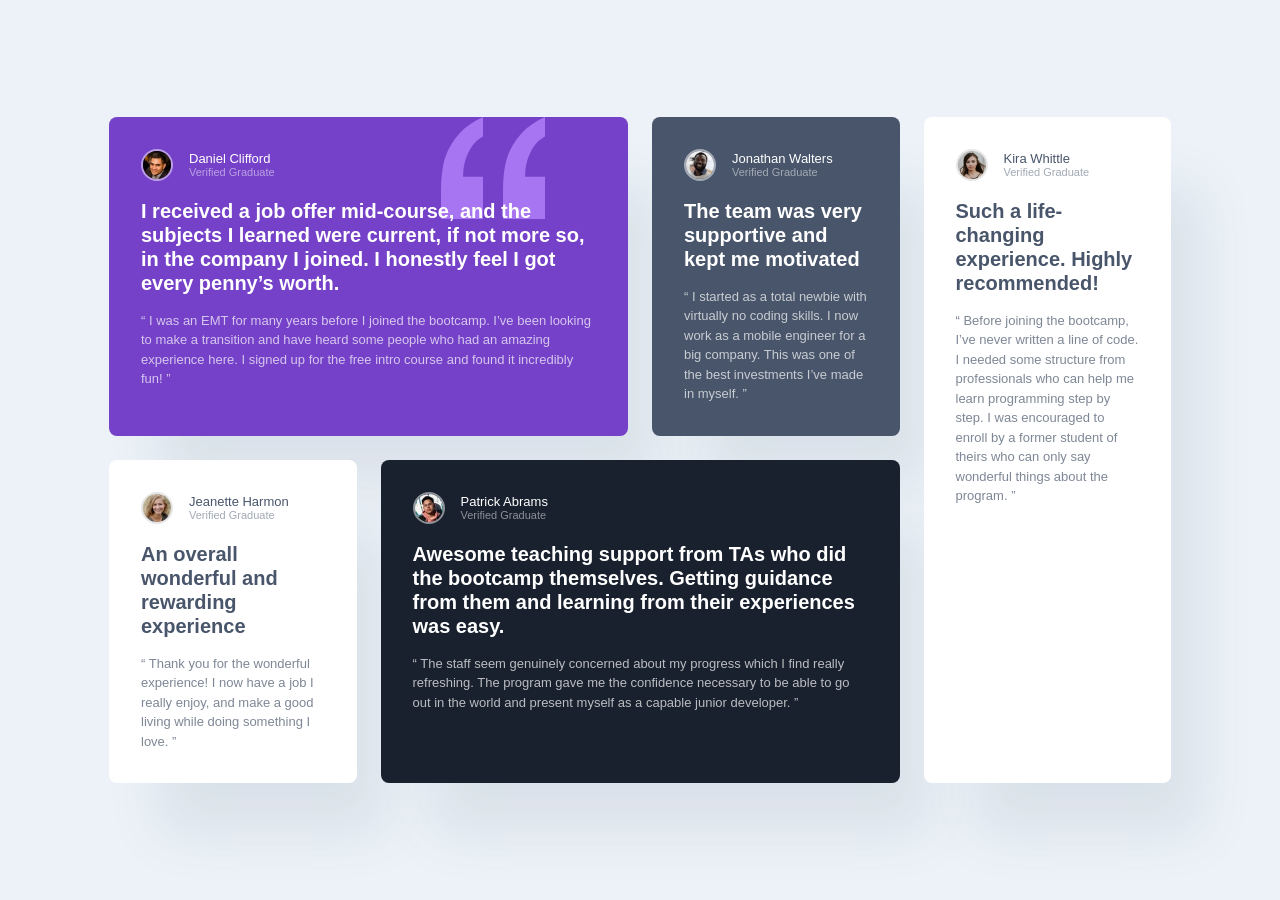
<file: W1D2-1/testimonials-grid-section-main/index.html>
<!DOCTYPE html>
<html lang="en">
<head>
  <meta charset="UTF-8">
  <meta name="viewport" content="width=device-width, initial-scale=1.0"> <!-- displays site properly based on user's device -->
  <link rel="stylesheet" href="style.css">
  <link href="https://fonts.google.com/specimen/Barlow+Semi+Condensed" rel="stylesheet">
 
  
  <title>Frontend Mentor | [Challenge Name Here]</title>

</head>
<body>
 <div class="testimonial-grid">
  <article class="testimonial daniel">
    <div class="card-header">
      <img src="./images/image-daniel.jpg" alt="Daniel Clifford">
      <div>
        <h2 class="author">Daniel Clifford</h2>
        <p class="role">Verified Graduate</p>
      </div>
    </div>
    <p class="headline">I received a job offer mid-course, and the subjects I learned were current, if not more so, in the company I joined. I honestly feel I got every penny’s worth.</p>
    <p class="quote">“ I was an EMT for many years before I joined the bootcamp. I’ve been looking to make a transition and have heard some people who had an amazing experience here. I signed up for the free intro course and found it incredibly fun! ”</p>
  </article>

  <article class="testimonial jonathan">
    <div class="card-header">
      <img src="./images/image-jonathan.jpg" alt="Jonathan Walters">
      <div>
        <h2 class="author">Jonathan Walters</h2>
        <p class="role">Verified Graduate</p>
      </div>
    </div>
    <p class="headline">The team was very supportive and kept me motivated</p>
    <p class="quote">“ I started as a total newbie with virtually no coding skills. I now work as a mobile engineer for a big company. This was one of the best investments I’ve made in myself. ”</p>
  </article>

  <article class="testimonial jeanette">
    <div class="card-header">
      <img src="./images/image-jeanette.jpg" alt="Jeanette Harmon">
      <div>
        <h2 class="author">Jeanette Harmon</h2>
        <p class="role">Verified Graduate</p>
      </div>
    </div>
    <p class="headline">An overall wonderful and rewarding experience</p>
    <p class="quote">“ Thank you for the wonderful experience! I now have a job I really enjoy, and make a good living while doing something I love. ”</p>
  </article>

  <article class="testimonial patrick">
    <div class="card-header">
      <img src="./images/image-patrick.jpg" alt="Patrick Abrams">
      <div>
        <h2 class="author">Patrick Abrams</h2>
        <p class="role">Verified Graduate</p>
      </div>
    </div>
    <p class="headline">Awesome teaching support from TAs who did the bootcamp themselves. Getting guidance from them and learning from their experiences was easy.</p>
    <p class="quote">“ The staff seem genuinely concerned about my progress which I find really refreshing. The program gave me the confidence necessary to be able to go out in the world and present myself as a capable junior developer. ”</p>
  </article>

  <article class="testimonial kira">
    <div class="card-header">
      <img src="./images/image-kira.jpg" alt="Kira Whittle">
      <div>
        <h2 class="author">Kira Whittle</h2>
        <p class="role">Verified Graduate</p>
      </div>
    </div>
    <p class="headline">Such a life-changing experience. Highly recommended!</p>
    <p class="quote">“ Before joining the bootcamp, I’ve never written a line of code. I needed some structure from professionals who can help me learn programming step by step. I was encouraged to enroll by a former student of theirs who can only say wonderful things about the program. ”</p>
  </article>
</div>
</body>
</html>
</file>
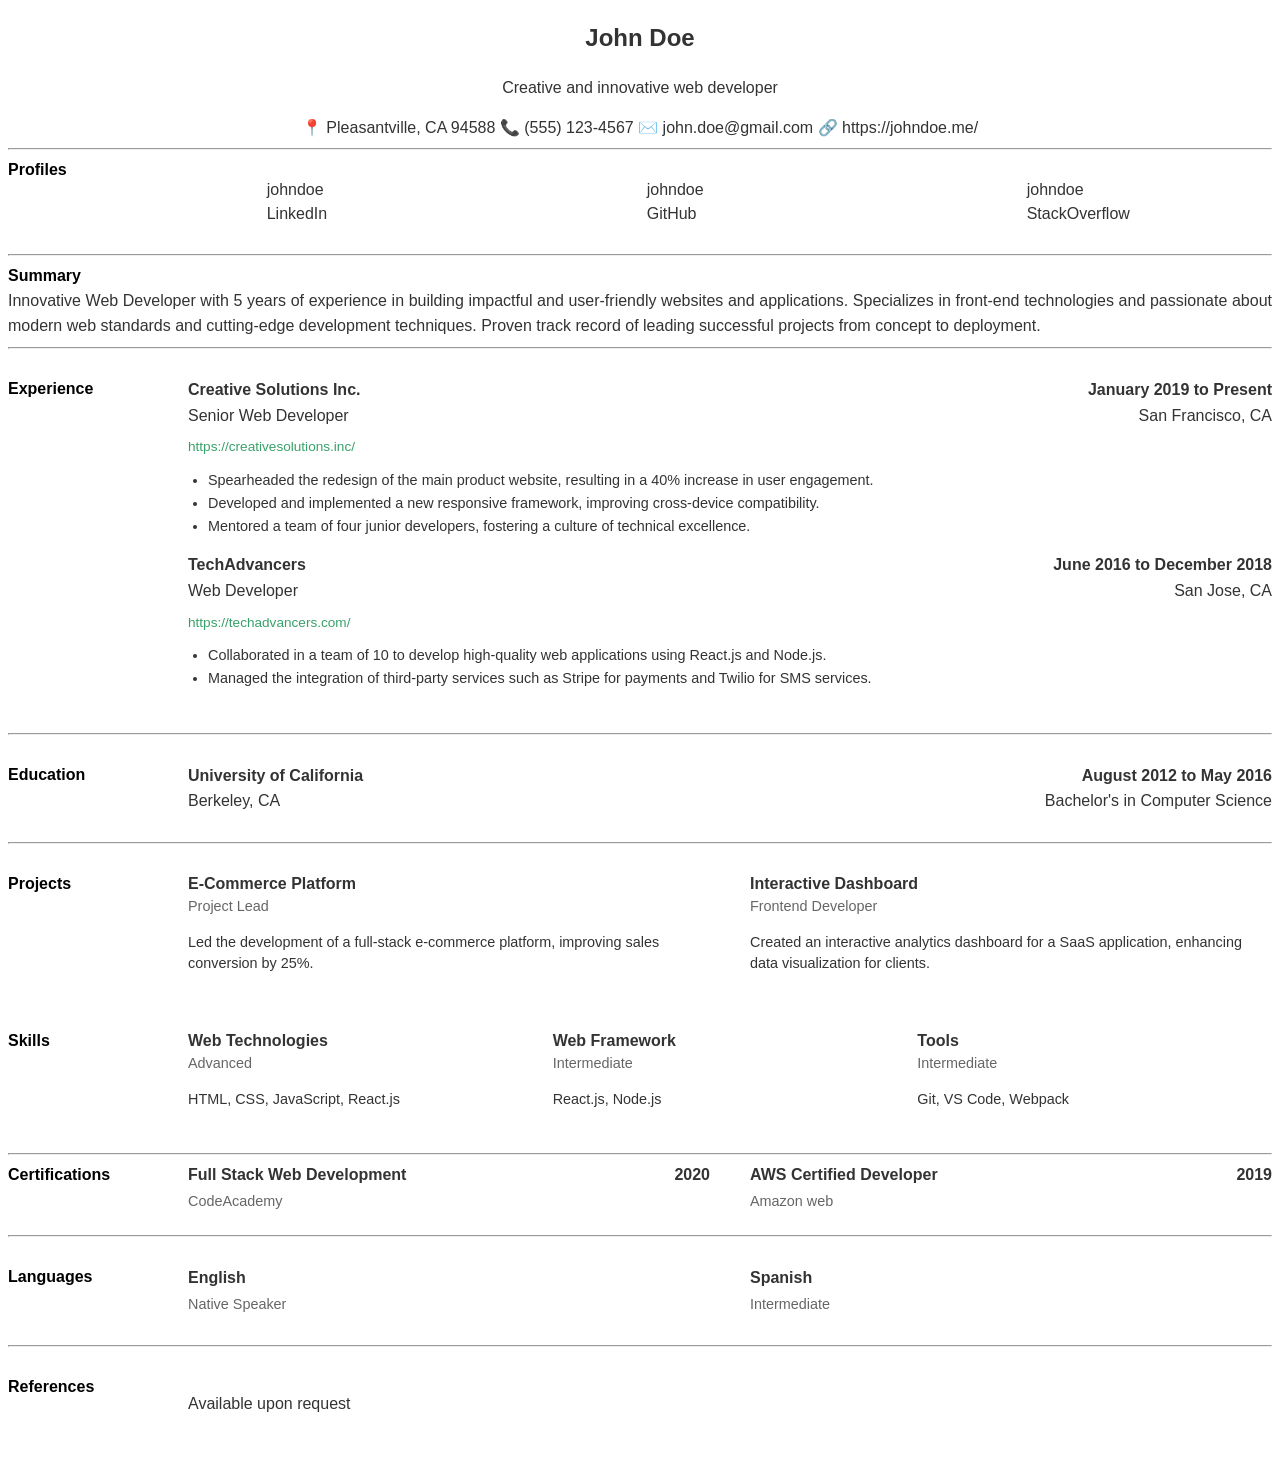
<file: W1D2-2/cv.html>
<!DOCTYPE html>
<html lang="en">
<head>
  <meta charset="UTF-8">
  <meta name="viewport" content="width=device-width, initial-scale=1.0">
  <link rel="stylesheet" href="style.css">
  <title>John Doe</title>
</head>
<body>
  <!--Introduction-->
  <div class="cv-container">
    <div class="intro">
      <h2>John Doe</h2>
      <p class="role">Creative and innovative web developer</p>
    </div>
    <div class="info">
  <span>📍 Pleasantville, CA 94588</span>
  <span>📞 (555) 123-4567</span>
  <span>✉️ john.doe@gmail.com</span>
  <span>🔗 https://johndoe.me/</span>
  </div>
  <hr>
<!--Profiles-->
  <section class="profile">
    <div class="label"><strong>Profiles</strong></div>
    <div class="item">johndoe<br> LinkedIn</strong></div>
    <div class="item">johndoe<br>GitHub</strong></div>
    <div class="item">johndoe<br> StackOverflow</strong></div>
  </section>
  <hr>

<!--Summary-->
  <section class="summary">
  <div class="label"><strong>Summary</strong></div>
  
  <div class="content">
    Innovative Web Developer with 5 years of experience in building impactful and user-friendly websites and applications. Specializes in front-end technologies and passionate about modern web standards and cutting-edge development techniques. Proven track record of leading successful projects from concept to deployment.
  </div>
</section>
<hr>
<!--experience-->
<!--job1-->
<section class="experience item">
  <div class="label"><strong>Experience</strong></div>

  <div class="content">
    <div class="job-entry">
      <div class="job-header">
        <div class="job-title">
          <strong>Creative Solutions Inc.</strong><br>
          <span class="role">Senior Web Developer</span>
        </div>
        <div class="job-meta">
          <strong>January 2019 to Present</strong><br>
          <span class="location">San Francisco, CA</span>
        </div>
      </div>
      <a href="#" class="company-link">https://creativesolutions.inc/</a>
      <ul class="job-details">
        <li>Spearheaded the redesign of the main product website, resulting in a 40% increase in user engagement.</li>
        <li>Developed and implemented a new responsive framework, improving cross-device compatibility.</li>
        <li>Mentored a team of four junior developers, fostering a culture of technical excellence.</li>
      </ul>
    </div>
    <!-- job2-->
     <div class="content">
    <div class="job-entry">
      <div class="job-header">
        <div class="job-title">
          <strong>TechAdvancers</strong><br>
          <span class="role"> Web Developer</span>
        </div>
        <div class="job-meta">
          <strong>June 2016 to December 2018</strong><br>
          <span class="location">San Jose, CA</span>
        </div>
      </div>
      <a href="#" class="company-link">https://techadvancers.com/</a>
      <ul class="job-details">
        <li>Collaborated in a team of 10 to develop high-quality web applications using React.js and Node.js.</li>
        <li>Managed the integration of third-party services such as Stripe for payments and Twilio for SMS services.</li>
      </ul>
    </div>
  </div>
</section>
<hr>
<!---Education-->
<section class="education">
  <div class="label"><strong>Education</strong></div>
  
  <div class="content">
    <div class="edu-header">
      <div class="school">
        <strong>University of California</strong><br>
        <span>Berkeley, CA</span>
      </div>
      
      <div class="date-box">
        <strong>August 2012 to May 2016</strong><br>
        <span>Bachelor's in Computer Science</span>
      </div>
    </div>
  </div>
</section>
<hr>
<section class="projects item"> <div class="label"><strong>Projects</strong></div>
  
  <div class="projects-grid">
    <div class="project-entry">
      <strong>E-Commerce Platform</strong><br>
      <span class="role">Project Lead</span>
      <p>Led the development of a full-stack e-commerce platform, improving sales conversion by 25%.</p>
    </div>

    <div class="project-entry">
      <strong>Interactive Dashboard</strong><br>
      <span class="role">Frontend Developer</span>
      <p>Created an interactive analytics dashboard for a SaaS application, enhancing data visualization for clients.</p>
    </div>
  </div>
</section>

<!---Skills-->
<section class="skill item"> <div class="label"><strong>Skills</strong></div>
  
  <div class="skills-grid">
    <div class="skills-entry">
      <strong>Web Technologies</strong><br>
      <span class="role">Advanced</span>
      <p>HTML, CSS, JavaScript, React.js</p>
    </div>

    <div class="skills-entry">
      <strong> Web Framework</strong><br>
      <span class="role">Intermediate</span>
      <p>React.js, Node.js</p>
    </div>

     <div class="skills-entry">
      <strong> Tools</strong><br>
      <span class="role">Intermediate</span>
      <p>Git, VS Code, Webpack</p>
    </div>
  </div>
</section>
<hr>
<!--certifications-->
<section class="cert-item">
  <div class="label"><strong>Certifications</strong></div>
  
  <div class="cert-grid">
    <div class="cert-unit">
      <div class="cert-header">
        <strong>Full Stack Web Development</strong>
        <span class="cert-date">2020</span>
      </div>
      <p class="provider">CodeAcademy</p>
    </div>

    <div class="cert-unit">
      <div class="cert-header">
        <strong>AWS Certified Developer</strong>
        <span class="cert-date">2019</span>
      </div>
      <p class="provider">Amazon web</p>
    </div>
  </div>
</section>
<hr>
<section class="item">
  <div class="label"><strong>Languages</strong></div>
  <div class="content languages-grid">
    <div class="lang-unit">
      <strong>English</strong><br>
      <span>Native Speaker</span>
    </div>
    <div class="lang-unit">
      <strong>Spanish</strong><br>
      <span>Intermediate</span>
    </div>
  </div>
</section>

<hr>

<section class="item">
  <div class="label"><strong>References</strong></div>
  <div class="content">
    <p>Available upon request</p>
  </div>
</section>













    </main>
    
  </div>
</body>
</html>
</file>
<file: W1D2-1/testimonials-grid-section-main/style.css>
/* GLOBAL RESET */
* {
  box-sizing: border-box;
  margin: 0;
  padding: 0;
  font-family: 'Barlow Semi Condensed', sans-serif;
}

body {
  background-color: hsl(210, 46%, 95%);
  display: flex;
  justify-content: center;
  align-items: center;
  min-height: 100vh;
}

/* THE GRID CONTAINER */
.testimonial-grid {
  display: grid;
  max-width: 1110px;
  gap: 24px;
  padding: 24px;
  grid-template-columns: repeat(4, 1fr);
  grid-template-areas: 
    "daniel daniel jonathan kira"
    "jeanette patrick patrick kira";
}

/* BASE CARD STYLES (What they all share) */
.testimonial {
  padding: 32px;
  border-radius: 8px;
  box-shadow: 40px 60px 50px -10px rgba(72, 85, 106, 0.1);
  position: relative; /* For the quote icon later */
}

/* POSITIONING & COLORS */
.daniel { 
  grid-area: daniel; 
  background-color: hsl(263, 55%, 52%); 
  color: white;
  background-image: url('./images/bg-pattern-quotation.svg');
  background-repeat: no-repeat;
  background-position: top 0 right 20%;
}
.jonathan { grid-area: jonathan; background-color: hsl(217, 19%, 35%); color: white; }
.jeanette { grid-area: jeanette; background-color: white; color: hsl(217, 19%, 35%); }
.patrick { grid-area: patrick; background-color: hsl(219, 29%, 14%); color: white; }
.kira { grid-area: kira; background-color: white; color: hsl(217, 19%, 35%); }

/* TYPOGRAPHY & HEADER */
.card-header {
  display: flex;
  align-items: center;
  gap: 16px;
  margin-bottom: 18px;
}

.card-header img {
  width: 32px;
  height: 32px;
  border-radius: 50%;
  border: 2px solid rgba(255, 255, 255, 0.5);
}

/* Jeanette and Kira have dark images, so let's fix their border */
.jeanette img, .kira img { border-color: rgba(0,0,0,0.1); }

.author { font-size: 13px; font-weight: 500; }
.role { font-size: 11px; opacity: 0.5; }

.headline {
  font-size: 20px;
  font-weight: 600;
  line-height: 1.2;
  margin-bottom: 16px;
  position: relative;
  z-index: 2;
}

.quote {
  font-size: 13px;
  line-height: 1.5;
  opacity: 0.7;
}

/* MOBILE RESPONSIVENESS */
@media (max-width: 768px) {
  .testimonial-grid {
    grid-template-columns: 1fr;
    grid-template-areas: 
      "daniel"
      "jonathan"
      "jeanette"
      "patrick"
      "kira";
  }
}
</file>
<file: W1D2-2/style.css>
body {
    /* This changes everything inside the body */
    font-family: 'Segoe UI', Tahoma, Geneva, Verdana, sans-serif;
    line-height: 1.5;
    color: #333; /* Dark gray for better readability */
}

.cv-container .intro{
    text-align:center;
}
.cv-container .info {
    text-align: center;
    margin-bottom: 0.2em;
}
.cv-container .profile{
    display:flex;
    gap:200px;
}
.item {
  display: grid;
  grid-template-columns: 150px 1fr; 
  padding: 20px 0;
}
.profile-item {
  display: flex;         /* Forces icon and text into a row */
  align-items: center;   /* Perfectly centers the icon vertically with the text */
  gap: 8px;             /* This is the magic number! Adjust this to close the gap */
}


.username {
  font-weight: bold;
  font-size: 14px;
}


.summary .item{
    display: flex;
    gap: 30px;
    align-items: center;
}

.summary .job {
  display: grid;
  grid-template-columns: 150px 1fr; /* 150px for the label, the rest for text */
  align-items: start;              /* Aligns the heading to the top of the text */
  gap: 20px;                       /* Space between the label and the text */
  padding: 20px 0;
}

.label {
  font-size: 1rem;
  color: #000;

}

.content {
  line-height: 1.6;
  text-align: justify;
}

/* This handles the 'Experience' vs 'Job Info' columns */
.item {
  display: grid;
  grid-template-columns: 150px 1fr;
  gap: 30px;

  padding: 20px 0;
}

/* This handles the Job Title vs Date alignment */
.job-header {
  display: flex;
  justify-content: space-between; /* This pushes the date to the far right */
  align-items: flex-start;
  margin-bottom: 5px;
}

.job-meta {
  text-align: right; /* Ensures the date and location are right-aligned */
}

.company-link {
  color: #38a169; /* Green color to match icons */
  text-decoration: none;
  font-size: 0.85rem;
}

.job-details {
  margin-top: 10px;
  padding-left: 20px;
  font-size: 0.9rem;
}
.education {
    display: grid;
    grid-template-columns: 150px 1fr;
    gap: 30px;
    padding: 20px 0;
}

.education {
  display: grid;
  grid-template-columns: 150px 1fr; 
  gap: 30px;
    padding: 20px 0;
}

.edu-header {
  display: flex;
  justify-content: space-between; /* This pushes the date-box to the right */
  align-items: flex-start;
}

.date-box {
  text-align: right; /* Aligns "Bachelor's..." under the bold date */
}

.projects-grid {
    display: grid;
    grid-template-columns: 1fr 1fr; /* This creates two equal columns side-by-side */
    gap: 40px;                      /* Adds space between the two projects */
}

.project-entry .role {
    display: block;                /* Ensures 'Project Lead' stays on its own line */
    font-size: 0.9rem;
    color: #666;
    margin-bottom: 10px;
}

.project-entry p {
    font-size: 0.9rem;
    line-height: 1.5;
}
.skills-grid {
    display: grid;
    grid-template-columns: 1fr 1fr 1fr; /* This creates two equal columns side-by-side */
    gap: 10px;                      /* Adds space between the two projects */
}

.skills-entry .role {
    display: block;                /* Ensures 'Project Lead' stays on its own line */
    font-size: 0.9rem;
    color: #666;
    margin-bottom: 10px;
}

.skills-entry p {
    font-size: 0.9rem;
    line-height: 1.5;
}
/* This keeps the Certifications label on the left and content on the right */
.cert-item {
    display: grid;
    grid-template-columns: 150px 1fr;
    gap: 30px;
}

.cert-grid {
    display: grid;
    grid-template-columns: 1fr 1fr;
    gap: 40px;
}

.cert-header {
    display: flex;
    justify-content: space-between; 
    align-items: baseline;    
}      

.cert-date {
    font-weight: bold; 
}

.provider {
    font-size: 0.9rem;
    color: #666;
    margin-top: 4px;
}
.languages-grid {
    display: grid;
    grid-template-columns: 1fr 1fr; /* Two equal columns for languages */
    gap: 40px;
}

.lang-unit span {
    font-size: 0.9rem;
    color: #666;
}
</file>
